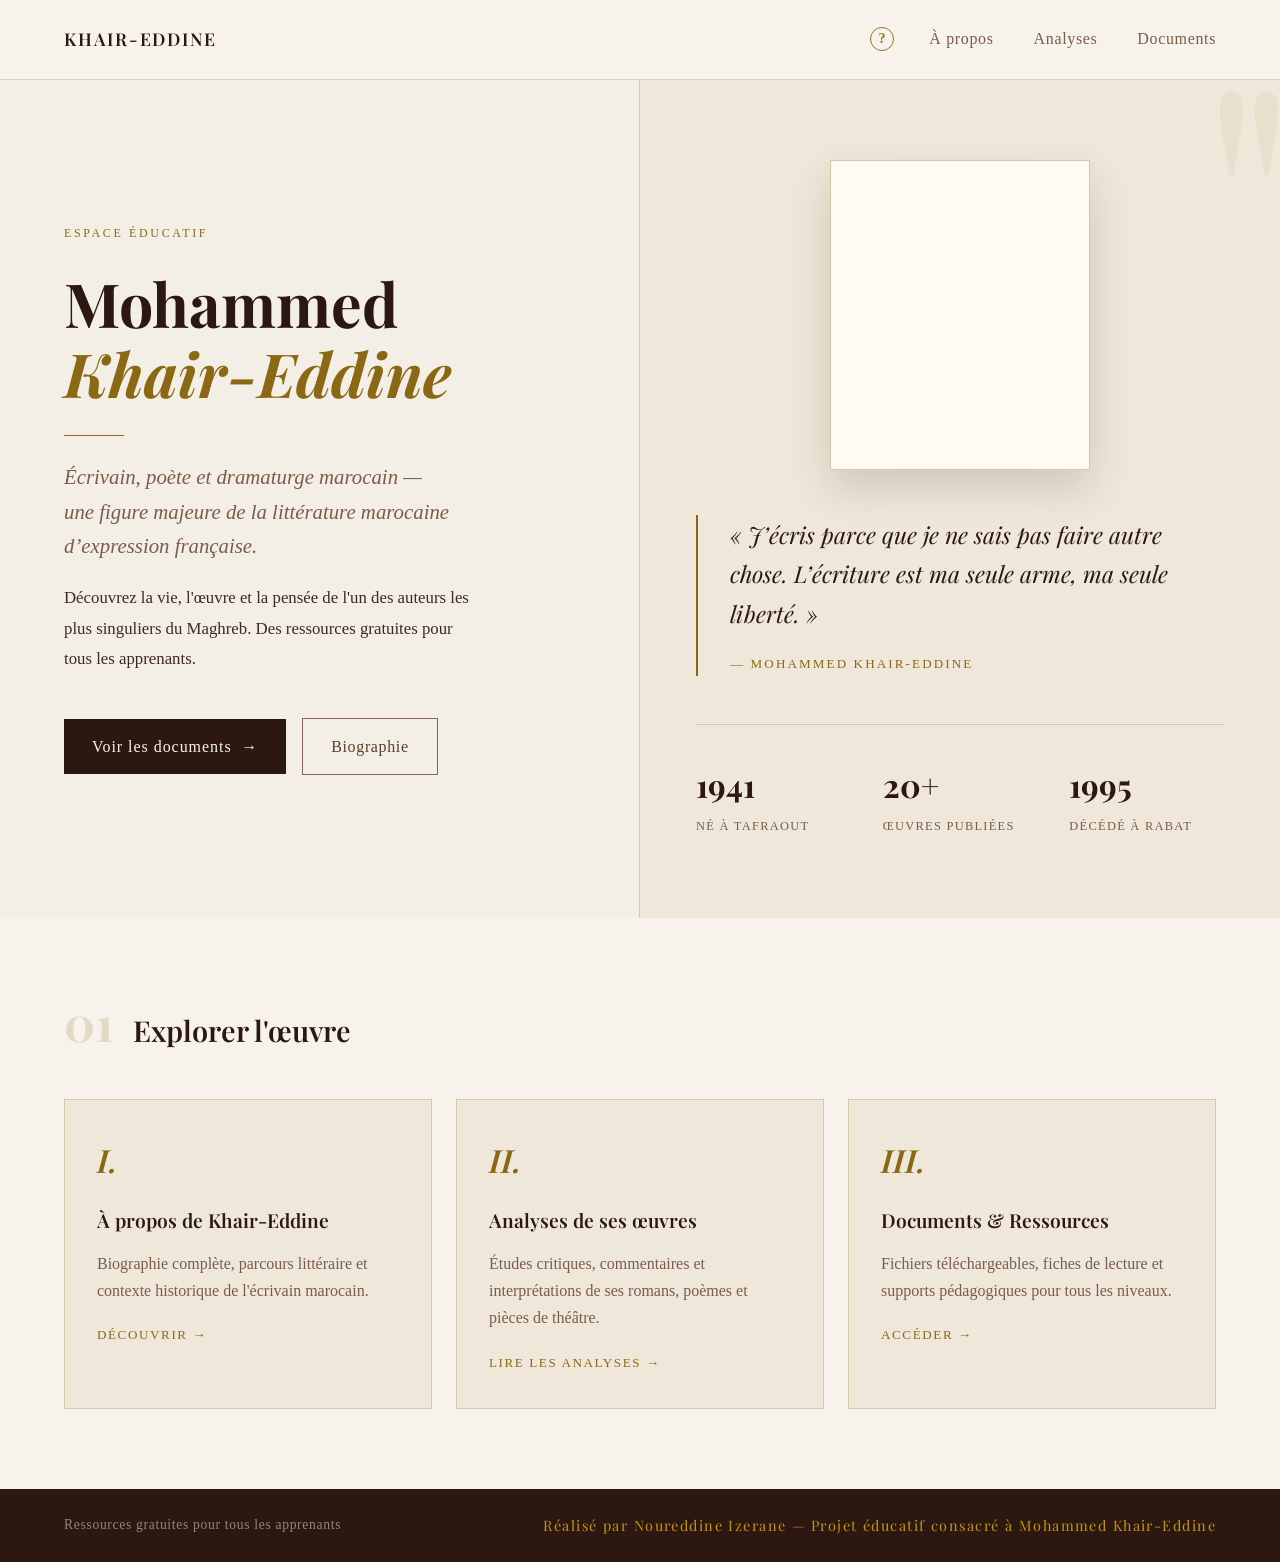
<file: index.html>
<!DOCTYPE html>
<html lang="fr">
<head>
  <meta charset="UTF-8">
  <meta name="viewport" content="width=device-width, initial-scale=1.0">
  <title>Mohammed Khaïr-Eddine : biographie, œuvres et analyses</title>
  <meta name="description" content="Découvrez Mohammed Khaïr-Eddine, écrivain marocain d'expression française : biographie, œuvres, poésie, analyses et documents sur son parcours littéraire.">
  <link rel="stylesheet" href="style.css">
  <link href="https://fonts.googleapis.com/css2?family=Playfair+Display:ital,wght@0,400;0,600;0,700;1,400;1,600&display=swap" rel="stylesheet">
</head>
<body>

  <!-- NAVIGATION -->
  <nav class="navbar">
    <div class="nav-logo">Khair-Eddine</div>
    <div class="author-name">
    <span class="author-icon">?</span>
    </div>
    <ul class="nav-links">
      <li><a href="biographie.html">À propos</a></li>
      <li><a href="analyses.html">Analyses</a></li>
      <li><a href="documents.html">Documents</a></li>
    </ul>
  </nav>

  <!-- HERO -->
  <section class="hero">
    <div class="hero-left">
      <span class="hero-label">Espace éducatif</span>
      <h1 class="hero-title">
        Mohammed
        <em>Khair-Eddine</em>
      </h1>
      <div class="hero-divider"></div>
      <p class="hero-subtitle">
    Écrivain, poète et dramaturge marocain —<br>
    une figure majeure de la littérature marocaine d’expression française.
      </p>
      <p class="hero-desc">
        Découvrez la vie, l'œuvre et la pensée de l'un des auteurs les plus
        singuliers du Maghreb. Des ressources gratuites pour tous les apprenants.
      </p>
      <div class="hero-btns">
        <a href="documents.html" class="btn-primary">Voir les documents</a>
        <a href="biographie.html" class="btn-secondary">Biographie</a>
      </div>
    </div>

    <div class="hero-right">

  <div class="photo-slider">
    <img src="image/khair-eddine.jpg.jpg" alt="Mohammed Khair-Eddine" class="slide slide-1">
    <img src="image/mm2.jpeg" alt="Mohammed Khair-Eddine" class="slide slide-2">
    <img src="image/mohammed-khair-eddine-2.jpg" alt="Mohammed Khair-Eddine" class="slide slide-3">
  </div>

  <div class="quote-block">
    <p class="quote-text">
      « J’écris parce que je ne sais pas faire autre chose.
      L’écriture est ma seule arme, ma seule liberté. »
    </p>
    <span class="quote-author">— Mohammed Khair-Eddine</span>
  </div>
      <div class="stats-row">
        <div class="stat-item">
          <div class="stat-num">1941</div>
          <div class="stat-label">Né à Tafraout</div>
        </div>
        <div class="stat-item">
          <div class="stat-num">20+</div>
          <div class="stat-label">Œuvres publiées</div>
        </div>
        <div class="stat-item">
          <div class="stat-num">1995</div>
          <div class="stat-label">Décédé à Rabat</div>
        </div>
      </div>
    </div>
  </section>

  <!-- CARDS SECTION -->
  <section class="cards-section">
    <div class="section-header">
      <span class="section-num">01</span>
      <h2 class="section-title">Explorer l'œuvre</h2>
    </div>
    <div class="cards-grid">

      <a href="biographie.html" class="card card-clickable">
  <div class="card-icon">I.</div>
  <h3 class="card-title">À propos de Khair-Eddine</h3>
  <p class="card-text">
    Biographie complète, parcours littéraire et contexte historique
    de l'écrivain marocain.
  </p>
  <span class="card-link">Découvrir →</span>
</a>

      <div class="card">
        <div class="card-icon">II.</div>
        <h3 class="card-title">Analyses de ses œuvres</h3>
        <p class="card-text">
          Études critiques, commentaires et interprétations de ses romans,
          poèmes et pièces de théâtre.
        </p>
        <a href="analyses.html" class="card-link">Lire les analyses →</a>
      </div>

      <div class="card">
        <div class="card-icon">III.</div>
        <h3 class="card-title">Documents & Ressources</h3>
        <p class="card-text">
          Fichiers téléchargeables, fiches de lecture et supports pédagogiques
          pour tous les niveaux.
        </p>
        <a href="documents.html" class="card-link">Accéder →</a>
      </div>

    </div>
  </section>

  <!-- FOOTER -->
  <footer class="footer-strip">
    <span class="footer-text">Ressources gratuites pour tous les apprenants</span>
    <span class="footer-brand">Réalisé par Noureddine Izerane — Projet éducatif consacré à Mohammed Khair-Eddine</span>
  </footer>

</body>
</html>
</file>
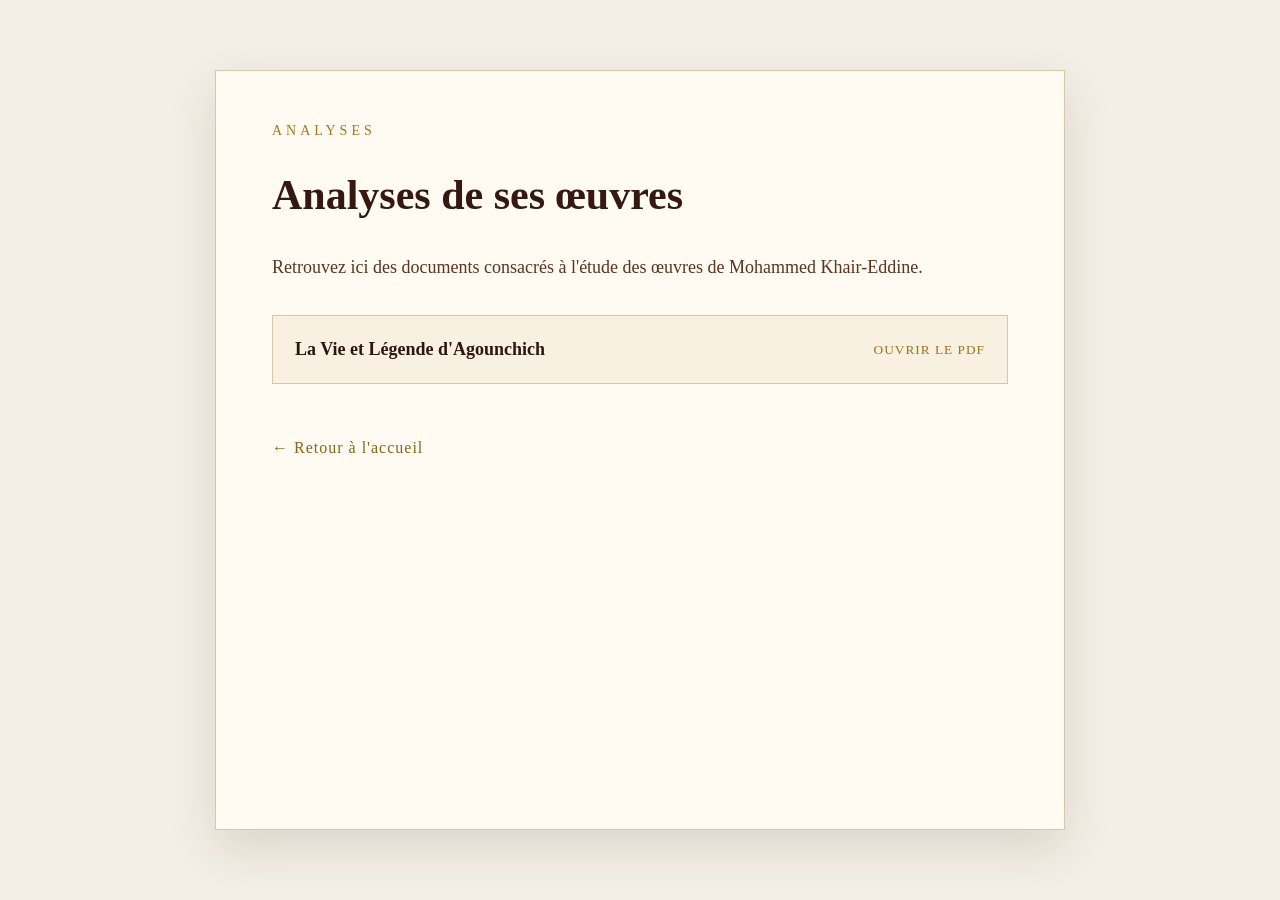
<file: analyses.html>
<!DOCTYPE html>
<html lang="fr">
<head>
  <meta charset="UTF-8">
  <meta name="viewport" content="width=device-width, initial-scale=1.0">
  <title>Mohammed Khaïr-Eddine : analyses de ses œuvres littéraires</title>
  <meta name="description" content="Analyses littéraires des œuvres de Mohammed Khaïr-Eddine : poésie, littérature marocaine d’expression française, thèmes, écrits et parcours de l’auteur.">
  <link rel="stylesheet" href="style.css">
</head>

<body>
  <main class="pdf-page">
    <section class="pdf-card">
      <p class="bio-label">Analyses</p>

      <h1>Analyses de ses œuvres</h1>

      <p class="pdf-intro">
        Retrouvez ici des documents consacrés à l'étude des œuvres de Mohammed Khair-Eddine.
      </p>

      <div class="pdf-list">
        <a href="files/la-vie-et-legende-agounchich.pdf" target="_blank" class="pdf-item">
          <span>La Vie et Légende d'Agounchich</span>
          <small>Ouvrir le PDF</small>
        </a>
      <a href="index.html" class="back-link">← Retour à l'accueil</a>
    </section>
  </main>
</body>
</html>
</file>
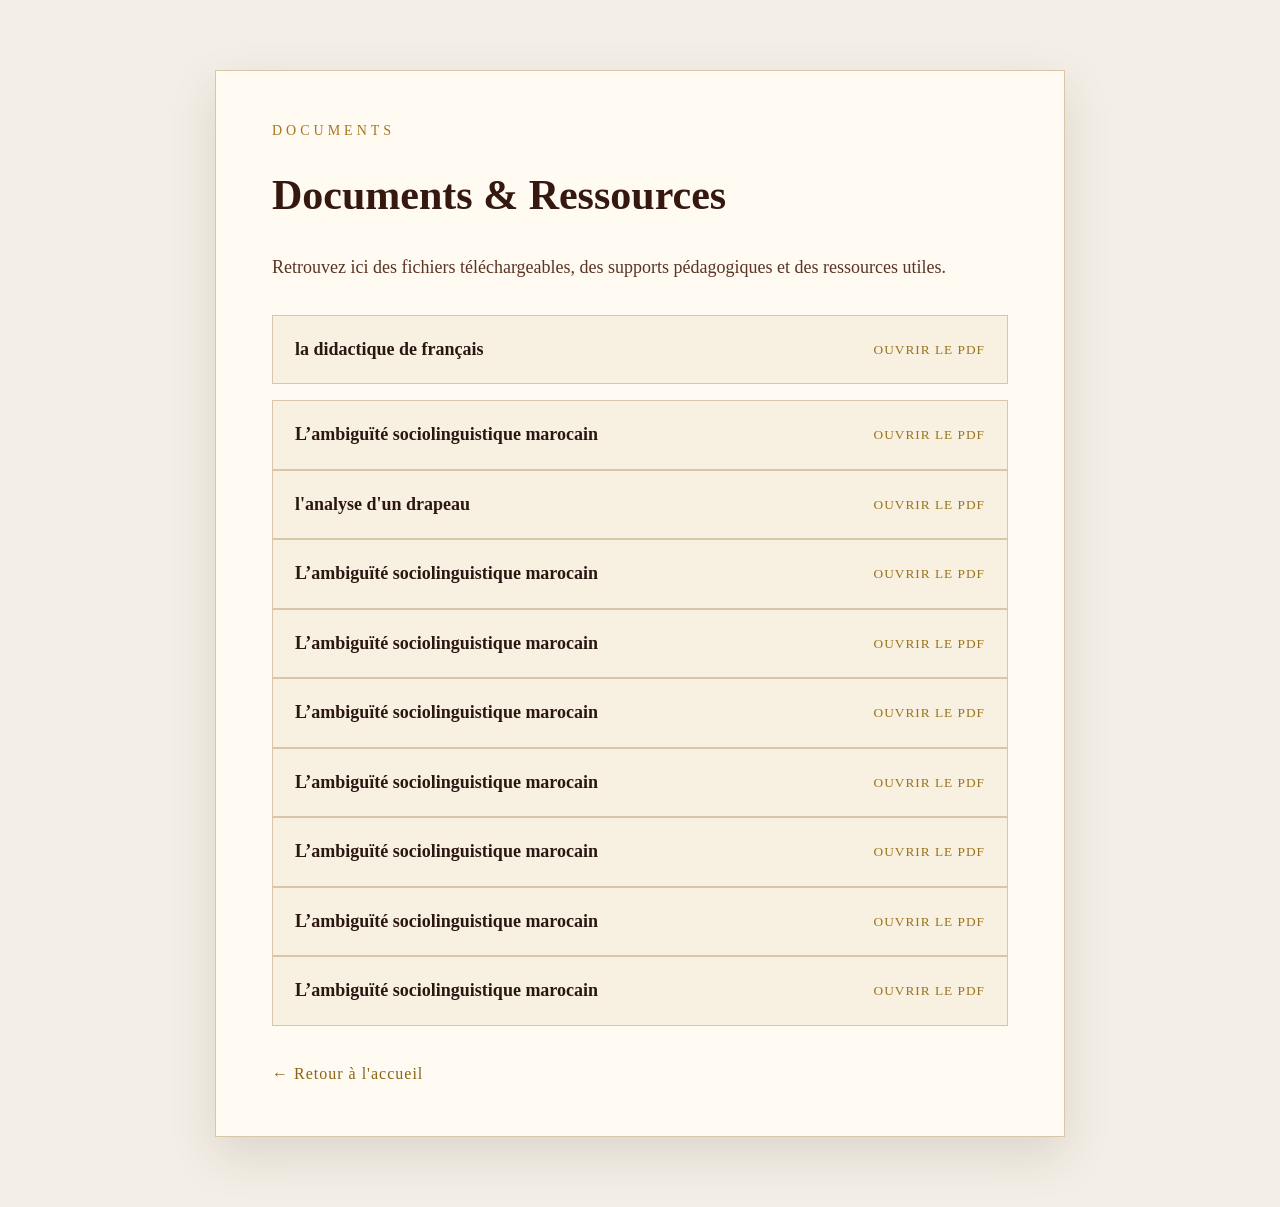
<file: documents.html>
<!DOCTYPE html>
<html lang="fr">
<head>
  <meta charset="UTF-8">
  <meta name="viewport" content="width=device-width, initial-scale=1.0">
<title>Documents sur Mohammed Khaïr-Eddine : ressources et études</title>
 <meta name="description" content="Documents, études et ressources sur Mohammed Khaïr-Eddine : littérature marocaine, œuvres, analyses et supports pédagogiques à consulter et télécharger.">
  <link rel="stylesheet" href="style.css">
</head>

<body>
  <main class="pdf-page">
    <section class="pdf-card">
      <p class="bio-label">Documents</p>

      <h1>Documents & Ressources</h1>

      <p class="pdf-intro">
        Retrouvez ici des fichiers téléchargeables, des supports pédagogiques et des ressources utiles.
      </p>

      <div class="pdf-list">
        <a href="files/la didactique de français.pdf" target="_blank" class="pdf-item">
  <span>la didactique de français</span>
  <small>Ouvrir le PDF</small>
</a>

        <a href="files/L’ambiguïté sociolinguistique marocain.pdf" target="_blank" class="pdf-item">
          <span>L’ambiguïté sociolinguistique marocain</span>
          <small>Ouvrir le PDF</small>
        </a>
      </div>
      <a href="files/l'analyse d'un drapeau.pdf" target="_blank" class="pdf-item">
          <span>l'analyse d'un drapeau</span>
          <small>Ouvrir le PDF</small>
        </a>
      </div>
      <a href="files/L’ambiguïté sociolinguistique marocain.pdf" target="_blank" class="pdf-item">
          <span>L’ambiguïté sociolinguistique marocain</span>
          <small>Ouvrir le PDF</small>
        </a>
      </div>
      <a href="files/L’ambiguïté sociolinguistique marocain.pdf" target="_blank" class="pdf-item">
          <span>L’ambiguïté sociolinguistique marocain</span>
          <small>Ouvrir le PDF</small>
        </a>
      </div>
      <a href="files/L’ambiguïté sociolinguistique marocain.pdf" target="_blank" class="pdf-item">
          <span>L’ambiguïté sociolinguistique marocain</span>
          <small>Ouvrir le PDF</small>
        </a>
      </div>
      <a href="files/L’ambiguïté sociolinguistique marocain.pdf" target="_blank" class="pdf-item">
          <span>L’ambiguïté sociolinguistique marocain</span>
          <small>Ouvrir le PDF</small>
        </a>
      </div>
      <a href="files/L’ambiguïté sociolinguistique marocain.pdf" target="_blank" class="pdf-item">
          <span>L’ambiguïté sociolinguistique marocain</span>
          <small>Ouvrir le PDF</small>
        </a>
      </div>
      <a href="files/L’ambiguïté sociolinguistique marocain.pdf" target="_blank" class="pdf-item">
          <span>L’ambiguïté sociolinguistique marocain</span>
          <small>Ouvrir le PDF</small>
        </a>
      </div>
      <a href="files/L’ambiguïté sociolinguistique marocain.pdf" target="_blank" class="pdf-item">
          <span>L’ambiguïté sociolinguistique marocain</span>
          <small>Ouvrir le PDF</small>
        </a>
      </div>

      <a href="index.html" class="back-link">← Retour à l'accueil</a>
    </section>
  </main>
</body>
</html>
</file>
<file: style.css>
/* ============================================================
   ESPACE MOHAMMED KHAIR-EDDINE — style.css
   Design : Élégant & Littéraire
   ============================================================ */

/* --- VARIABLES & RESET --- */
:root {
  --cream:       #F7F3EC;
  --warm-bg:     #EFE8DA;
  --gold:        #8B6914;
  --gold-light:  #C4960E;
  --brown-dark:  #2C1810;
  --brown-mid:   #5C3D2E;
  --brown-soft:  #8B6355;
  --text-body:   #3D2B1F;
  --text-muted:  #7A5C4A;
  --border:      rgba(139, 105, 20, 0.25);

  --font-display: 'Playfair Display', Georgia, serif;
  --font-body:    'Cormorant Garamond', 'Times New Roman', serif;
}

*, *::before, *::after {
  margin: 0;
  padding: 0;
  box-sizing: border-box;
}

html {
  scroll-behavior: smooth;
}

body {
  background: var(--cream);
  color: var(--text-body);
  font-family: var(--font-body);
  font-size: 1rem;
  line-height: 1.75;
  overflow-x: hidden;
}

/* --- NAVIGATION --- */
.navbar {
  display: flex;
  justify-content: space-between;
  align-items: center;
  padding: 1.5rem 4rem;
  border-bottom: 0.5px solid var(--border);
  background: var(--cream);
  position: sticky;
  top: 0;
  z-index: 100;
}

.nav-logo {
  font-family: var(--font-display);
  font-size: 1.1rem;
  font-weight: 600;
  letter-spacing: 0.1em;
  color: var(--brown-dark);
  text-transform: uppercase;
}

.nav-links {
  display: flex;
  gap: 2.5rem;
  list-style: none;
}

.nav-links a {
  font-family: var(--font-body);
  font-size: 1rem;
  font-weight: 400;
  color: var(--text-muted);
  text-decoration: none;
  letter-spacing: 0.04em;
  transition: color 0.3s;
}

.nav-links a:hover {
  color: var(--gold);
}

/* --- HERO --- */
.hero {
  display: grid;
  grid-template-columns: 1fr 1fr;
  min-height: 88vh;
}

.hero-left {
  padding: 5rem 3rem 5rem 4rem;
  display: flex;
  flex-direction: column;
  justify-content: center;
  border-right: 0.5px solid var(--border);
}

.hero-label {
  display: block;
  font-size: 0.75rem;
  letter-spacing: 0.22em;
  text-transform: uppercase;
  color: var(--gold);
  font-family: var(--font-body);
  font-weight: 500;
  margin-bottom: 1.5rem;
}

.hero-title {
  font-family: var(--font-display);
  font-size: 3.8rem;
  line-height: 1.15;
  font-weight: 700;
  color: var(--brown-dark);
  margin-bottom: 0.25rem;
}

.hero-title em {
  font-style: italic;
  color: var(--gold);
  display: block;
}

.hero-divider {
  width: 60px;
  height: 1px;
  background: var(--gold);
  margin: 1.5rem 0;
}

.hero-subtitle {
  font-family: var(--font-body);
  font-size: 1.3rem;
  color: var(--text-muted);
  font-weight: 300;
  font-style: italic;
  line-height: 1.65;
  max-width: 400px;
  margin-bottom: 1.25rem;
}

.hero-desc {
  font-size: 1.05rem;
  color: var(--text-body);
  line-height: 1.8;
  max-width: 420px;
  margin-bottom: 2.75rem;
}

.hero-btns {
  display: flex;
  align-items: center;
  gap: 1rem;
  flex-wrap: wrap;
}

/* Boutons */
.btn-primary {
  display: inline-flex;
  align-items: center;
  gap: 0.6rem;
  background: var(--brown-dark);
  color: var(--cream);
  padding: 0.85rem 1.75rem;
  font-family: var(--font-body);
  font-size: 1rem;
  font-weight: 500;
  letter-spacing: 0.06em;
  text-decoration: none;
  border: none;
  cursor: pointer;
  transition: background 0.3s;
}

.btn-primary::after {
  content: '→';
  transition: transform 0.3s;
}

.btn-primary:hover {
  background: var(--gold);
}

.btn-primary:hover::after {
  transform: translateX(4px);
}

.btn-secondary {
  display: inline-flex;
  align-items: center;
  gap: 0.5rem;
  background: transparent;
  color: var(--brown-mid);
  padding: 0.85rem 1.75rem;
  font-family: var(--font-body);
  font-size: 1rem;
  font-weight: 400;
  letter-spacing: 0.04em;
  text-decoration: none;
  border: 0.5px solid var(--brown-soft);
  transition: border-color 0.3s, color 0.3s;
}

.btn-secondary:hover {
  border-color: var(--gold);
  color: var(--gold);
}

/* Hero droite */
.hero-right {
  background: var(--warm-bg);
  display: flex;
  flex-direction: column;
  justify-content: center;
  padding: 5rem 3.5rem;
  position: relative;
  overflow: hidden;
}

.hero-right::before {
  content: '"';
  font-family: var(--font-display);
  font-size: 20rem;
  color: rgba(139, 105, 20, 0.07);
  position: absolute;
  top: -3rem;
  right: -1rem;
  line-height: 1;
  pointer-events: none;
}

.quote-block {
  position: relative;
  z-index: 1;
  border-left: 2px solid var(--gold);
  padding-left: 2rem;
}

.quote-text {
  font-family: var(--font-display);
  font-size: 1.45rem;
  font-style: italic;
  line-height: 1.7;
  color: var(--brown-dark);
  font-weight: 400;
}

.quote-author {
  display: block;
  font-size: 0.82rem;
  letter-spacing: 0.16em;
  text-transform: uppercase;
  color: var(--gold);
  margin-top: 1.25rem;
  font-family: var(--font-body);
}

.stats-row {
  display: flex;
  gap: 2rem;
  flex-wrap: wrap;
  margin-top: 3rem;
  padding-top: 2rem;
  border-top: 0.5px solid var(--border);
  position: relative;
  z-index: 1;
}

.stat-item {
  flex: 1;
  min-width: 70px;
}

.stat-num {
  font-family: var(--font-display);
  font-size: 2rem;
  font-weight: 700;
  color: var(--brown-dark);
}

.stat-label {
  font-size: 0.78rem;
  letter-spacing: 0.1em;
  text-transform: uppercase;
  color: var(--text-muted);
  margin-top: 0.2rem;
  font-family: var(--font-body);
}

/* --- CARDS SECTION --- */
.cards-section {
  padding: 5rem 4rem;
  background: var(--cream);
}

.section-header {
  display: flex;
  align-items: baseline;
  gap: 1.25rem;
  margin-bottom: 2.75rem;
}

.section-num {
  font-family: var(--font-display);
  font-size: 3rem;
  font-weight: 700;
  color: rgba(139, 105, 20, 0.18);
  line-height: 1;
}

.section-title {
  font-family: var(--font-display);
  font-size: 1.8rem;
  font-weight: 600;
  color: var(--brown-dark);
}

.cards-grid {
  display: grid;
  grid-template-columns: repeat(3, 1fr);
  gap: 1.5rem;
}

.card {
  background: var(--warm-bg);
  padding: 2rem;
  border: 0.5px solid var(--border);
  transition: background 0.3s;
  position: relative;
  overflow: hidden;
}

.card::after {
  content: '';
  position: absolute;
  bottom: 0;
  left: 0;
  width: 0;
  height: 2px;
  background: var(--gold);
  transition: width 0.4s;
}

.card:hover {
  background: #fff;
}

.card:hover::after {
  width: 100%;
}

.card-icon {
  font-family: var(--font-display);
  font-size: 2rem;
  color: var(--gold);
  margin-bottom: 1rem;
  font-style: italic;
  font-weight: 600;
}

.card-title {
  font-family: var(--font-display);
  font-size: 1.2rem;
  font-weight: 600;
  color: var(--brown-dark);
  margin-bottom: 0.75rem;
}

.card-text {
  font-family: var(--font-body);
  font-size: 1rem;
  color: var(--text-muted);
  line-height: 1.7;
  font-weight: 300;
}

.card-link {
  display: inline-flex;
  align-items: center;
  gap: 0.4rem;
  margin-top: 1.25rem;
  font-size: 0.82rem;
  letter-spacing: 0.12em;
  text-transform: uppercase;
  color: var(--gold);
  text-decoration: none;
  font-family: var(--font-body);
  font-weight: 500;
  transition: gap 0.3s;
}

.card-link:hover {
  gap: 0.7rem;
}

/* --- FOOTER --- */
.footer-strip {
  background: var(--brown-dark);
  padding: 1.5rem 4rem;
  display: flex;
  justify-content: space-between;
  align-items: center;
}

.footer-text {
  font-size: 0.85rem;
  color: rgba(247, 243, 236, 0.5);
  font-family: var(--font-body);
  letter-spacing: 0.05em;
}

.footer-brand {
  font-family: var(--font-display);
  font-size: 0.9rem;
  color: var(--gold-light);
  letter-spacing: 0.1em;
}

/* --- RESPONSIVE --- */
@media (max-width: 900px) {
  .navbar {
    padding: 1.25rem 1.5rem;
    flex-direction: column;
    gap: 1rem;
  }

  .nav-links {
    gap: 1.25rem;
    flex-wrap: wrap;
    justify-content: center;
  }

  .hero {
    grid-template-columns: 1fr;
    min-height: auto;
  }

  .hero-left {
    padding: 3rem 1.5rem;
    border-right: none;
    border-bottom: 0.5px solid var(--border);
  }

  .hero-title {
    font-size: 2.6rem;
  }

  .hero-right {
    padding: 3rem 1.5rem;
  }

  .cards-section {
    padding: 3rem 1.5rem;
  }

  .cards-grid {
    grid-template-columns: 1fr;
  }

  .footer-strip {
    padding: 1.25rem 1.5rem;
    flex-direction: column;
    gap: 0.5rem;
    text-align: center;
  }
}

@media (max-width: 600px) {
  .hero-title {
    font-size: 2rem;
  }

  .hero-btns {
    flex-direction: column;
    align-items: flex-start;
  }

  .stats-row {
    gap: 1.25rem;
  }
}
body {
  margin: 0;
  background: #f4efe6;
  color: #2b1711;
  font-family: Georgia, "Times New Roman", serif;
}

.bio-page {
  min-height: 100vh;
  padding: 70px 20px;
  display: flex;
  justify-content: center;
  align-items: flex-start;
}

.bio-card {
  max-width: 860px;
  background: #fffaf2;
  border: 1px solid #d8c7a7;
  padding: 48px 56px;
  box-shadow: 0 18px 45px rgba(43, 23, 17, 0.12);
}

.bio-image {
  width: 170px;
  height: 220px;
  object-fit: cover;
  float: left;
  margin: 0 32px 20px 0;
  border: 1px solid #c9b58f;
}

.bio-label {
  margin: 0 0 12px;
  color: #9b741b;
  font-size: 13px;
  letter-spacing: 3px;
  text-transform: uppercase;
}

.bio-card h1 {
  margin: 0 0 24px;
  font-size: 42px;
  line-height: 1.1;
  color: #35180f;
}

.bio-card p {
  font-size: 18px;
  line-height: 1.8;
  text-align: justify;
}

.bio-intro {
  font-size: 20px;
  color: #5b3424;
}
.card-clickable {
  display: block;
  text-decoration: none;
  color: inherit;
}

.card-clickable:hover {
  transform: translateY(-4px);
  cursor: pointer;
}
.pdf-page {
  min-height: 100vh;
  padding: 70px 20px;
  background: #f4efe6;
  display: flex;
  justify-content: center;
}

.pdf-card {
  width: 100%;
  max-width: 850px;
  background: #fffaf2;
  border: 1px solid #d8c7a7;
  padding: 48px 56px;
  box-shadow: 0 18px 45px rgba(43, 23, 17, 0.12);
}

.pdf-card h1 {
  margin: 0 0 20px;
  font-size: 42px;
  color: #35180f;
}

.pdf-intro {
  font-size: 18px;
  line-height: 1.7;
  color: #5b3424;
  margin-bottom: 32px;
}

.pdf-list {
  display: grid;
  gap: 16px;
}

.pdf-item {
  display: flex;
  justify-content: space-between;
  align-items: center;
  padding: 18px 22px;
  border: 1px solid #d8c7a7;
  background: #f8f0e1;
  text-decoration: none;
  color: #2b1711;
}

.pdf-item:hover {
  background: #efe3cf;
}

.pdf-item span {
  font-weight: bold;
  font-size: 18px;
}

.pdf-item small {
  color: #9b741b;
  letter-spacing: 1px;
  text-transform: uppercase;
}

.back-link {
  display: inline-block;
  margin-top: 34px;
  color: #8a6516;
  text-decoration: none;
  letter-spacing: 1px;
}
.author-name {
  display: flex;
  align-items: center;
  gap: 10px;
  margin-left: auto;
  margin-right: 35px;
  font-family: Georgia, "Times New Roman", serif;
  font-size: 15px;
  color: #3a1d13;
  letter-spacing: 0.5px;
}

.author-icon {
  width: 24px;
  height: 24px;
  border: 1px solid #9b741b;
  border-radius: 50%;
  display: inline-flex;
  align-items: center;
  justify-content: center;
  color: #9b741b;
  font-size: 14px;
  font-weight: bold;
}
.works-section {
  max-width: 850px;
  margin: 50px auto;
  padding: 42px 50px;
  background: #fffaf2;
  border: 1px solid #d8c7a7;
  box-shadow: 0 18px 45px rgba(43, 23, 17, 0.12);
}

.works-section h2 {
  margin: 0 0 28px;
  font-size: 36px;
  color: #35180f;
}

.works-list {
  display: grid;
  gap: 12px;
}

.work-item {
  display: flex;
  justify-content: space-between;
  align-items: center;
  padding: 16px 20px;
  border-left: 3px solid #9b741b;
  background: #f8f0e1;
  color: #2b1711;
}

.work-item span {
  font-size: 18px;
  font-weight: bold;
}

.work-item strong {
  color: #9b741b;
  font-size: 17px;
}
.work-dropdown {
  display: block;
  padding: 0;
  background: #fff8ea;
  border-left: 3px solid #9b741b;
}

.work-dropdown summary {
  display: grid;
  grid-template-columns: 1fr 90px 30px;
  align-items: center;
  gap: 20px;
  padding: 16px 20px;
  cursor: pointer;
  list-style: none;
}

.work-dropdown summary strong {
  width: 90px;
  text-align: right;
  color: #9b741b;
}

.work-dropdown summary::after {
  content: "+";
  color: #9b741b;
  font-size: 24px;
  font-weight: bold;
  text-align: right;
}

.work-dropdown[open] summary::after {
  content: "−";
}

.work-details {
  padding: 22px 24px 26px;
  border-top: 1px solid #e1cfaa;
  background: #fffaf2;
}

.work-details p {
  margin: 0 0 14px;
  font-size: 17px;
  line-height: 1.8;
  color: #3a1d13;
  text-align: justify;
}

.work-type {
  color: #9b741b !important;
  font-size: 14px !important;
  letter-spacing: 2px;
  text-transform: uppercase;
  text-align: left !important;
}
.photo-slider {
  position: relative;
  width: 260px;
  height: 310px;
  margin: 0 auto 45px;
  border: 1px solid #d8c7a7;
  background: #fffaf2;
  box-shadow: 0 18px 40px rgba(43, 23, 17, 0.16);
  overflow: hidden;
}

.photo-slider .slide {
  position: absolute;
  inset: 0;
  width: 100%;
  height: 100%;
  object-fit: cover;
  opacity: 0;
  animation: khairSlider 12s infinite;
}

.photo-slider .slide-1 {
  animation-delay: 0s;
}

.photo-slider .slide-2 {
  animation-delay: 4s;
}

.photo-slider .slide-3 {
  animation-delay: 8s;
}

@keyframes khairSlider {
  0% {
    opacity: 0;
    transform: scale(1.05);
  }

  10% {
    opacity: 1;
  }

  30% {
    opacity: 1;
    transform: scale(1);
  }

  40% {
    opacity: 0;
  }

  100% {
    opacity: 0;
  }
}
/* =========================================
   PAGE BIOGRAPHIE — KHAÏR-EDDINE
   ========================================= */

.bio-page {
    width: 860px;
    max-width: calc(100% - 40px);
    margin: 70px auto;
    padding: 55px 55px 40px;

    background: #fdfaf4;

    border: 1px solid #d9c9aa;

    box-shadow:
        0 20px 45px rgba(55, 40, 25, 0.12);

    color: #321b10;
}


/* =========================================
   INTRODUCTION
   ========================================= */

.bio-intro {
    display: flex;
    align-items: flex-start;
    gap: 32px;

    padding-bottom: 45px;

    border-bottom: 1px solid #d8c5a2;
}


.bio-photo {
    width: 170px;
    flex-shrink: 0;
}


.bio-photo img {
    width: 170px;
    height: 220px;

    object-fit: cover;

    display: block;

    border: 1px solid #b99762;

    box-shadow:
        8px 8px 0 #e6d7bd;
}


.bio-heading {
    padding-top: 3px;
}


.small-title {
    display: block;

    color: #a87520;

    font-size: 14px;

    letter-spacing: 4px;

    margin-bottom: 18px;
}


.bio-heading h1 {
    margin: 0;

    color: #32150c;

    font-family: Georgia, "Times New Roman", serif;

    font-size: 42px;

    line-height: 1.05;

    font-weight: 700;
}


.gold-line {
    width: 65px;
    height: 2px;

    background: #b7832f;

    margin: 22px 0;
}


.intro {
    margin: 0;

    font-family: Georgia, "Times New Roman", serif;

    font-size: 18px;

    line-height: 1.7;

    color: #72523d;

    font-style: italic;
}


/* =========================================
   CONTENU
   ========================================= */

.bio-content {
    padding-top: 40px;
}


.bio-section {
    display: grid;

    grid-template-columns: 55px 1fr;

    gap: 20px;

    padding: 35px 0;

    border-bottom: 1px solid #e2d7c5;
}


.section-number {
    font-family: Georgia, "Times New Roman", serif;

    font-size: 18px;

    color: #b7832f;

    padding-top: 4px;
}


.bio-section h2 {
    margin: 0 0 15px;

    font-family: Georgia, "Times New Roman", serif;

    font-size: 28px;

    color: #35180e;
}


.bio-section p {
    margin: 0 0 15px;

    font-family: Georgia, "Times New Roman", serif;

    font-size: 17px;

    line-height: 1.85;

    text-align: justify;

    color: #40291e;
}


.bio-section em {
    color: #875c1e;
}


.bio-section strong {
    color: #8a5b18;
}


.final-quote {
    margin-top: 25px !important;

    padding-left: 20px;

    border-left: 3px solid #b7832f;

    color: #72503b !important;

    font-style: italic;
}


/* =========================================
   ŒUVRES
   ========================================= */

.works {
    margin-top: 55px;

    padding-top: 35px;

    border-top: 1px solid #d8c5a2;
}


.works h2 {
    margin: 8px 0 30px;

    font-family: Georgia, "Times New Roman", serif;

    font-size: 31px;

    color: #35180e;
}


.works-grid {
    display: grid;

    grid-template-columns: 1fr 1fr;

    gap: 12px;
}


.work {
    padding: 18px;

    background: #f5eee2;

    border: 1px solid #e1d2ba;

    transition: 0.25s;
}


.work:hover {
    transform: translateY(-3px);

    box-shadow:
        0 8px 20px rgba(60, 40, 20, 0.10);
}


.work span {
    display: block;

    color: #b7832f;

    font-size: 13px;

    letter-spacing: 2px;

    margin-bottom: 7px;
}


.work strong {
    font-family: Georgia, "Times New Roman", serif;

    font-size: 17px;

    color: #3a1d12;
}


/* =========================================
   FOOTER
   ========================================= */

.bio-source {
    margin-top: 45px;

    padding-top: 20px;

    border-top: 1px solid #ded0ba;

    text-align: center;
}


.bio-source p {
    margin: 0;

    font-size: 12px;

    color: #927b65;

    letter-spacing: 1px;
}


/* =========================================
   RESPONSIVE
   ========================================= */

@media (max-width: 700px) {

    .bio-page {
        width: auto;

        margin: 25px 15px;

        padding: 30px 25px;
    }

    .bio-intro {
        flex-direction: column;
    }

    .bio-photo {
        width: 150px;
    }

    .bio-photo img {
        width: 150px;
        height: 195px;
    }

    .bio-heading h1 {
        font-size: 34px;
    }

    .bio-section {
        grid-template-columns: 1fr;

        gap: 8px;
    }

    .works-grid {
        grid-template-columns: 1fr;
    }
}
/* =========================================
   BIOGRAPHIE — NOUVEAU STYLE
   Ne concerne que .bio-card
   ========================================= */

.bio-card {
    background: #fdfaf4;
    border: 1px solid #dcc9a8;
    padding: 48px;
    box-sizing: border-box;
}


/* ----- Partie supérieure ----- */

.bio-top {
    display: flex;
    align-items: flex-start;
    gap: 32px;
    padding-bottom: 40px;
    border-bottom: 1px solid #d9c7a7;
}


.bio-photo-wrap {
    flex: 0 0 190px;
}


.bio-image {
    width: 190px;
    height: 245px;
    object-fit: cover;
    display: block;

    border: 1px solid #b58a43;

    box-shadow:
        8px 8px 0 #eadcc5;
}


.bio-header {
    padding-top: 2px;
}


.bio-label {
    margin: 0 0 15px;

    color: #a87520;

    font-family: Georgia, "Times New Roman", serif;

    font-size: 14px;

    letter-spacing: 4px;

    text-transform: uppercase;
}


.bio-header h1 {
    margin: 0;

    color: #32150c;

    font-family: Georgia, "Times New Roman", serif;

    font-size: 43px;

    line-height: 1.05;
}


.bio-line {
    width: 65px;
    height: 2px;

    background: #b7832f;

    margin: 22px 0;
}


.bio-motto {
    max-width: 500px;

    margin: 0;

    color: #76553f;

    font-family: Georgia, "Times New Roman", serif;

    font-size: 18px;

    line-height: 1.7;

    font-style: italic;
}


/* ----- Corps de la biographie ----- */

.bio-story {
    padding-top: 20px;
}


.bio-block {
    display: grid;

    grid-template-columns: 50px 1fr;

    gap: 20px;

    padding: 32px 0;

    border-bottom: 1px solid #e4d9c8;
}


.bio-number {
    color: #b7832f;

    font-family: Georgia, "Times New Roman", serif;

    font-size: 17px;

    padding-top: 5px;
}


.bio-block h2 {
    margin: 0 0 13px;

    color: #35180e;

    font-family: Georgia, "Times New Roman", serif;

    font-size: 27px;
}


.bio-block p {
    margin: 0 0 14px;

    color: #40291e;

    font-family: Georgia, "Times New Roman", serif;

    font-size: 17px;

    line-height: 1.85;

    text-align: justify;
}


.bio-block em {
    color: #8a5d1c;
}


.bio-block strong {
    color: #8a5d1c;
}


.bio-block blockquote {
    margin: 25px 0 0;

    padding: 12px 0 12px 20px;

    border-left: 3px solid #b7832f;

    color: #76553f;

    font-family: Georgia, "Times New Roman", serif;

    font-size: 18px;

    font-style: italic;
}


/* ----- Téléphone ----- */

@media (max-width: 700px) {

    .bio-card {
        padding: 28px;
    }

    .bio-top {
        flex-direction: column;
    }

    .bio-photo-wrap {
        flex: none;
    }

    .bio-image {
        width: 160px;
        height: 205px;
    }

    .bio-header h1 {
        font-size: 35px;
    }

    .bio-block {
        grid-template-columns: 1fr;
        gap: 5px;
    }
}
/* VIDEO A DROITE */
.bio-page {
    position: relative;
}

.bio-page .youtube-box {
    position: absolute;
    left: calc(100% + 30px);
    top: 50px;

    width: 260px;
    padding: 20px;
    box-sizing: border-box;

    background: #fdfaf4;
    border: 1px solid #dcc9a8;
    box-shadow: 7px 7px 0 #eadcc5;
}

.bio-page .youtube-label {
    margin: 0 0 15px;
    color: #a87520;
    font-family: Georgia, "Times New Roman", serif;
    font-size: 13px;
    letter-spacing: 4px;
}

.bio-page .youtube-box iframe {
    width: 100%;
    height: 150px;
    display: block;
    border: 0;
}
</file>
